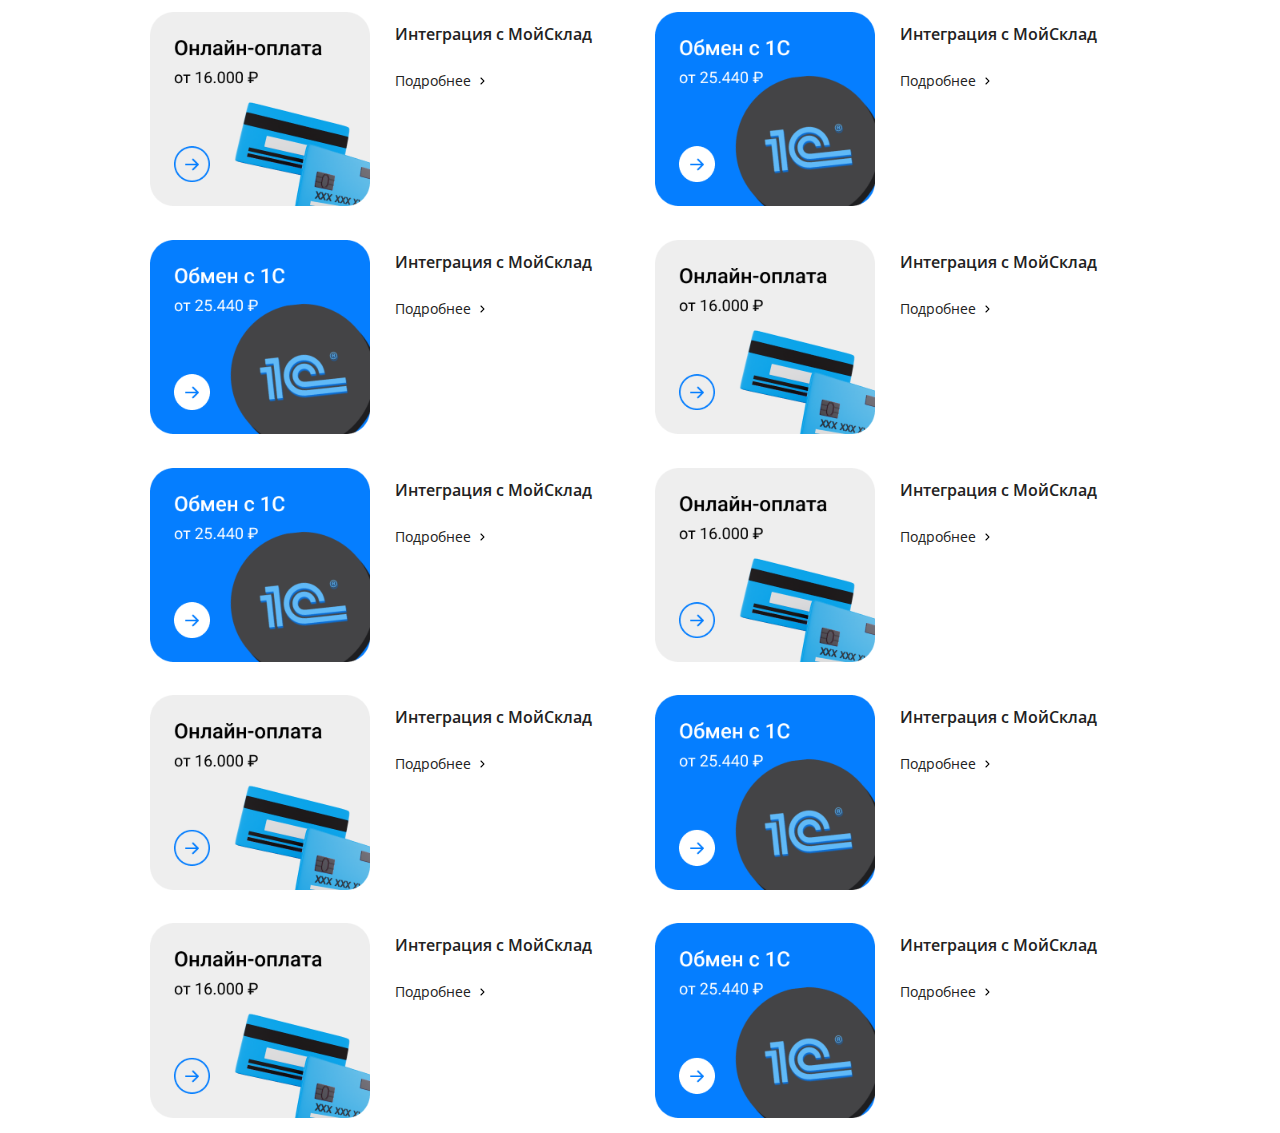
<file: index.html>
<!DOCTYPE html>
<html lang="ru" class="page">
	<head>
		<meta charset="UTF-8" />
		<meta name="viewport" content="width=device-width, initial-scale=1.0" />
		<link rel="shortcut icon" href="favicon.ico" type="image/x-icon" />
		<meta http-equiv="X-UA-Compatible" content="ie=edge" />
		<meta name="theme-color" content="#111111" />
		<title>Opti-service</title>
		<link rel="stylesheet" href="css/vendor.css" />
		<link rel="stylesheet" href="css/main.css" />
		<script defer src="js/main.js"></script>
	</head>

	<body class="page__body">
		<div class="site-container">
			<main class="main">
				<section class="service">
					<div class="service__container">
						<div class="service__grid">
							<a href="#" class="service__item">
								<div class="service__container-image">
									<img
										src="./img/service-image-2.png"
										class="image service__image"
										width="275"
										height="243"
										alt="Изображение услуги"
									/>
								</div>
								<div class="service__column">
									<h4 class="service__title">Интеграция с МойСклад</h4>
									<button class="btn-reset service__button">
										Подробнее
										<svg class="service__arrow">
											<use xlink:href="./img/sprite.svg#right-arrow"></use>
										</svg>
									</button>
								</div>
							</a>
							<a href="#" class="service__item">
								<div class="service__container-image">
									<img
										src="./img/service-image-1.png"
										class="image service__image"
										width="275"
										height="243"
										alt="Изображение услуги"
									/>
								</div>
								<div class="service__column">
									<h4 class="service__title">Интеграция с МойСклад</h4>
									<button class="btn-reset service__button">
										Подробнее
										<svg class="service__arrow">
											<use xlink:href="./img/sprite.svg#right-arrow"></use>
										</svg>
									</button>
								</div>
							</a>
							<a href="#" class="service__item">
								<div class="service__container-image">
									<img
										src="./img/service-image-1.png"
										class="image service__image"
										width="275"
										height="243"
										alt="Изображение услуги"
									/>
								</div>
								<div class="service__column">
									<h4 class="service__title">Интеграция с МойСклад</h4>
									<button class="btn-reset service__button">
										Подробнее
										<svg class="service__arrow">
											<use xlink:href="./img/sprite.svg#right-arrow"></use>
										</svg>
									</button>
								</div>
							</a>
							<a href="#" class="service__item">
								<div class="service__container-image">
									<img
										src="./img/service-image-2.png"
										class="image service__image"
										width="275"
										height="243"
										alt="Изображение услуги"
									/>
								</div>
								<div class="service__column">
									<h4 class="service__title">Интеграция с МойСклад</h4>
									<button class="btn-reset service__button">
										Подробнее
										<svg class="service__arrow">
											<use xlink:href="./img/sprite.svg#right-arrow"></use>
										</svg>
									</button>
								</div>
							</a>
							<a href="#" class="service__item">
								<div class="service__container-image">
									<img
										src="./img/service-image-1.png"
										class="image service__image"
										width="275"
										height="243"
										alt="Изображение услуги"
									/>
								</div>
								<div class="service__column">
									<h4 class="service__title">Интеграция с МойСклад</h4>
									<button class="btn-reset service__button">
										Подробнее
										<svg class="service__arrow">
											<use xlink:href="./img/sprite.svg#right-arrow"></use>
										</svg>
									</button>
								</div>
							</a>
							<a href="#" class="service__item">
								<div class="service__container-image">
									<img
										src="./img/service-image-2.png"
										class="image service__image"
										width="275"
										height="243"
										alt="Изображение услуги"
									/>
								</div>
								<div class="service__column">
									<h4 class="service__title">Интеграция с МойСклад</h4>
									<button class="btn-reset service__button">
										Подробнее
										<svg class="service__arrow">
											<use xlink:href="./img/sprite.svg#right-arrow"></use>
										</svg>
									</button>
								</div>
							</a>
							<a href="#" class="service__item">
								<div class="service__container-image">
									<img
										src="./img/service-image-2.png"
										class="image service__image"
										width="275"
										height="243"
										alt="Изображение услуги"
									/>
								</div>
								<div class="service__column">
									<h4 class="service__title">Интеграция с МойСклад</h4>
									<button class="btn-reset service__button">
										Подробнее
										<svg class="service__arrow">
											<use xlink:href="./img/sprite.svg#right-arrow"></use>
										</svg>
									</button>
								</div>
							</a>
							<a href="#" class="service__item">
								<div class="service__container-image">
									<img
										src="./img/service-image-1.png"
										class="image service__image"
										width="275"
										height="243"
										alt="Изображение услуги"
									/>
								</div>
								<div class="service__column">
									<h4 class="service__title">Интеграция с МойСклад</h4>
									<button class="btn-reset service__button">
										Подробнее
										<svg class="service__arrow">
											<use xlink:href="./img/sprite.svg#right-arrow"></use>
										</svg>
									</button>
								</div>
							</a>
							<a href="#" class="service__item">
								<div class="service__container-image">
									<img
										src="./img/service-image-2.png"
										class="image service__image"
										width="275"
										height="243"
										alt="Изображение услуги"
									/>
								</div>
								<div class="service__column">
									<h4 class="service__title">Интеграция с МойСклад</h4>
									<button class="btn-reset service__button">
										Подробнее
										<svg class="service__arrow">
											<use xlink:href="./img/sprite.svg#right-arrow"></use>
										</svg>
									</button>
								</div>
							</a>
							<a href="#" class="service__item">
								<div class="service__container-image">
									<img
										src="./img/service-image-1.png"
										class="image service__image"
										width="275"
										height="243"
										alt="Изображение услуги"
									/>
								</div>
								<div class="service__column">
									<h4 class="service__title">Интеграция с МойСклад</h4>
									<button class="btn-reset service__button">
										Подробнее
										<svg class="service__arrow">
											<use xlink:href="./img/sprite.svg#right-arrow"></use>
										</svg>
									</button>
								</div>
							</a>
						</div>
					</div>
				</section>
			</main>
		</div>
	</body>
</html>
</file>
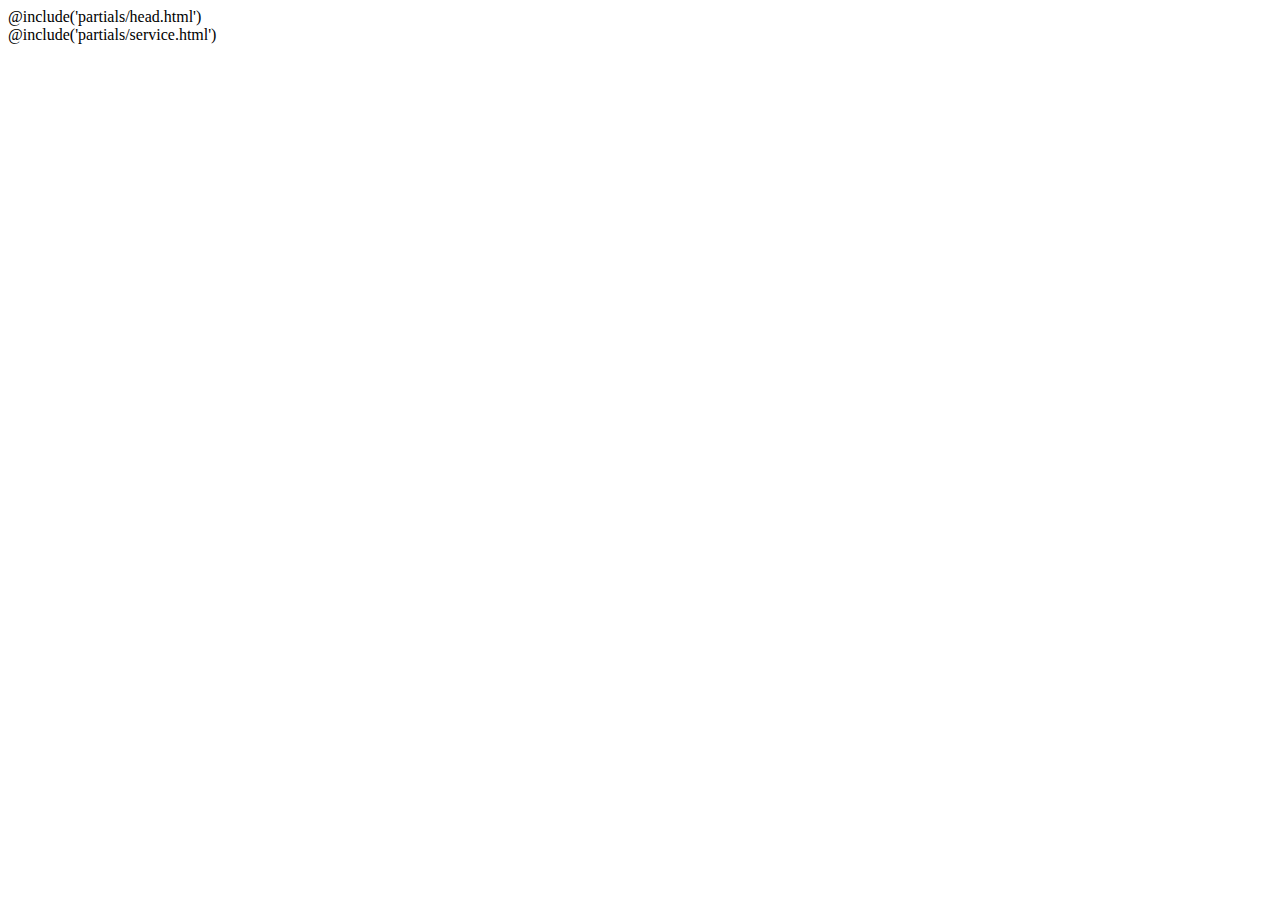
<file: src/index.html>
<!DOCTYPE html>
<html lang="ru" class="page">
	@include('partials/head.html')
	<body class="page__body">
		<div class="site-container">
			<main class="main">@include('partials/service.html')</main>
		</div>
	</body>
</html>
</file>
<file: css/main.css>
:root {
	--font-family: "Open Sans", sans-serif;
	--content-width: 980px;
	--container-offset: 20px;
	--container-width: calc(var(--content-width) + (var(--container-offset) * 2));
	--white-color: #fff;
	--service-black-color: #222;
	--service-blue-color: #0088cc;
}
.custom-checkbox__field:checked + .custom-checkbox__content::after {
	opacity: 1;
}
.custom-checkbox__field:focus + .custom-checkbox__content::before {
	outline: red solid 2px;
	outline-offset: 2px;
}
.custom-checkbox__field:disabled + .custom-checkbox__content {
	opacity: 0.4;
	pointer-events: none;
}
@font-face {
	font-family: "Open Sans";
	src: url(../fonts/OpenSans-Regular.woff2) format("woff2");
	font-weight: 400;
	font-display: swap;
	font-style: normal;
}
@font-face {
	font-family: "Open Sans";
	src: url(../fonts/OpenSans-Medium.woff2) format("woff2");
	font-weight: 500;
	font-display: swap;
	font-style: normal;
}
@font-face {
	font-family: "Open Sans";
	src: url(../fonts/OpenSans-SemiBold.woff2) format("woff2");
	font-weight: 600;
	font-display: swap;
	font-style: normal;
}
html {
	-webkit-box-sizing: border-box;
	box-sizing: border-box;
}
*,
::after,
::before {
	-webkit-box-sizing: inherit;
	box-sizing: inherit;
}
.page {
	height: 100%;
	font-family: var(--font-family, sans-serif);
	-webkit-text-size-adjust: 100%;
}
.page__body {
	margin: 0;
	min-width: 320px;
	min-height: 100%;
	font-size: 16px;
}
.btn-reset {
	border: none;
	padding: 0;
	background-color: transparent;
	cursor: pointer;
}
.list-reset {
	list-style: none;
	margin: 0;
	padding: 0;
}
.container {
	margin: 0 auto;
	padding: 0 var(--container-offset);
	max-width: var(--container-width);
}
.margin-reset,
h1,
h2,
h3,
h4,
h5,
h6,
p {
	margin: 0;
}
body {
	font-family: var(--font-family);
}
.service__container {
	margin: 0 auto;
	padding: 0 var(--container-offset);
	max-width: var(--container-width);
}
.service__container-image {
	min-width: 220px;
	position: relative;
	overflow: hidden;
}
.service__container-image::before {
	content: "";
	position: absolute;
	top: 0;
	left: -45%;
	display: block;
	width: 25%;
	height: 100%;
	background: -webkit-gradient(
		linear,
		left top,
		right top,
		from(rgba(255, 255, 255, 0)),
		to(rgba(255, 255, 255, 0.3))
	);
	background: linear-gradient(left, rgba(255, 255, 255, 0) 0, rgba(255, 255, 255, 0.3) 100%);
	-webkit-transform: skewX(-25deg);
	-ms-transform: skewX(-25deg);
	transform: skewX(-25deg);
	z-index: 2;
}
.service__grid {
	display: -ms-grid;
	display: grid;
	-ms-grid-columns: (1fr) [12];
	grid-template-columns: repeat(12, 1fr);
	gap: 30px;
	padding: 12px 0;
}
.service__item {
	-ms-grid-column-span: 6;
	grid-column: 6 span;
	display: -webkit-box;
	display: -ms-flexbox;
	display: flex;
	gap: 25px;
	text-decoration: none;
	cursor: pointer;
}
.service__item:hover .service__button {
	color: var(--service-blue-color);
}
.service__item:hover .service__arrow {
	fill: var(--service-blue-color);
	-webkit-transform: translateX(3px);
	-ms-transform: translateX(3px);
	transform: translateX(3px);
}
.service__item:hover .service__title {
	color: var(--service-blue-color);
}
.service__item:hover .service__container-image::before {
	-webkit-animation: 0.5s shine;
	animation: 0.5s shine;
}
.service__column {
	padding: 12px 0;
	display: -webkit-box;
	display: -ms-flexbox;
	display: flex;
	-webkit-box-orient: vertical;
	-webkit-box-direction: normal;
	-ms-flex-direction: column;
	flex-direction: column;
	-webkit-box-align: start;
	-ms-flex-align: start;
	align-items: flex-start;
}
.service__title {
	color: var(--service-black-color);
	font-size: 16px;
	line-height: 20px;
	font-weight: 700;
	text-decoration: none;
	margin-bottom: 28px;
	-webkit-transition: color 0.3s;
	transition: color 0.3s;
}
.service__image {
	width: 220px;
	height: auto;
}
.service__button {
	font-size: 14px;
	line-height: 17px;
	color: var(--service-black-color);
	display: -webkit-box;
	display: -ms-flexbox;
	display: flex;
	-webkit-box-align: center;
	-ms-flex-align: center;
	align-items: center;
	gap: 8px;
	-webkit-transition: color 0.3s;
	transition: color 0.3s;
}
.service__arrow {
	width: 7px;
	height: 14px;
	margin-bottom: -1px;
	-webkit-transition: fill 0.3s, -webkit-transform 0.3s;
	transition: fill 0.3s, transform 0.3s, -webkit-transform 0.3s;
}
@-webkit-keyframes shine {
	100% {
		left: 125%;
	}
}
@keyframes shine {
	100% {
		left: 125%;
	}
}
@media (max-width: 840px) {
	.service__container {
		max-width: 520px;
	}
	.service__grid {
		-ms-grid-columns: (1fr) [6];
		grid-template-columns: repeat(6, 1fr);
	}
}
@media (max-width: 480px) {
	.service__container-image {
		min-width: 185px;
	}
	.service__image {
		width: 185px;
	}
}
@media (max-width: 375px) {
	.service__container-image {
		min-width: 200px;
	}
	.service__title {
		margin-bottom: 15px;
	}
	.service__item {
		-webkit-box-orient: vertical;
		-webkit-box-direction: normal;
		-ms-flex-direction: column;
		flex-direction: column;
		-webkit-box-align: center;
		-ms-flex-align: center;
		align-items: center;
		gap: 0;
	}
	.service__image {
		width: 200px;
	}
	.service__column {
		width: 250px;
		padding-bottom: 6px;
	}
}
</file>
